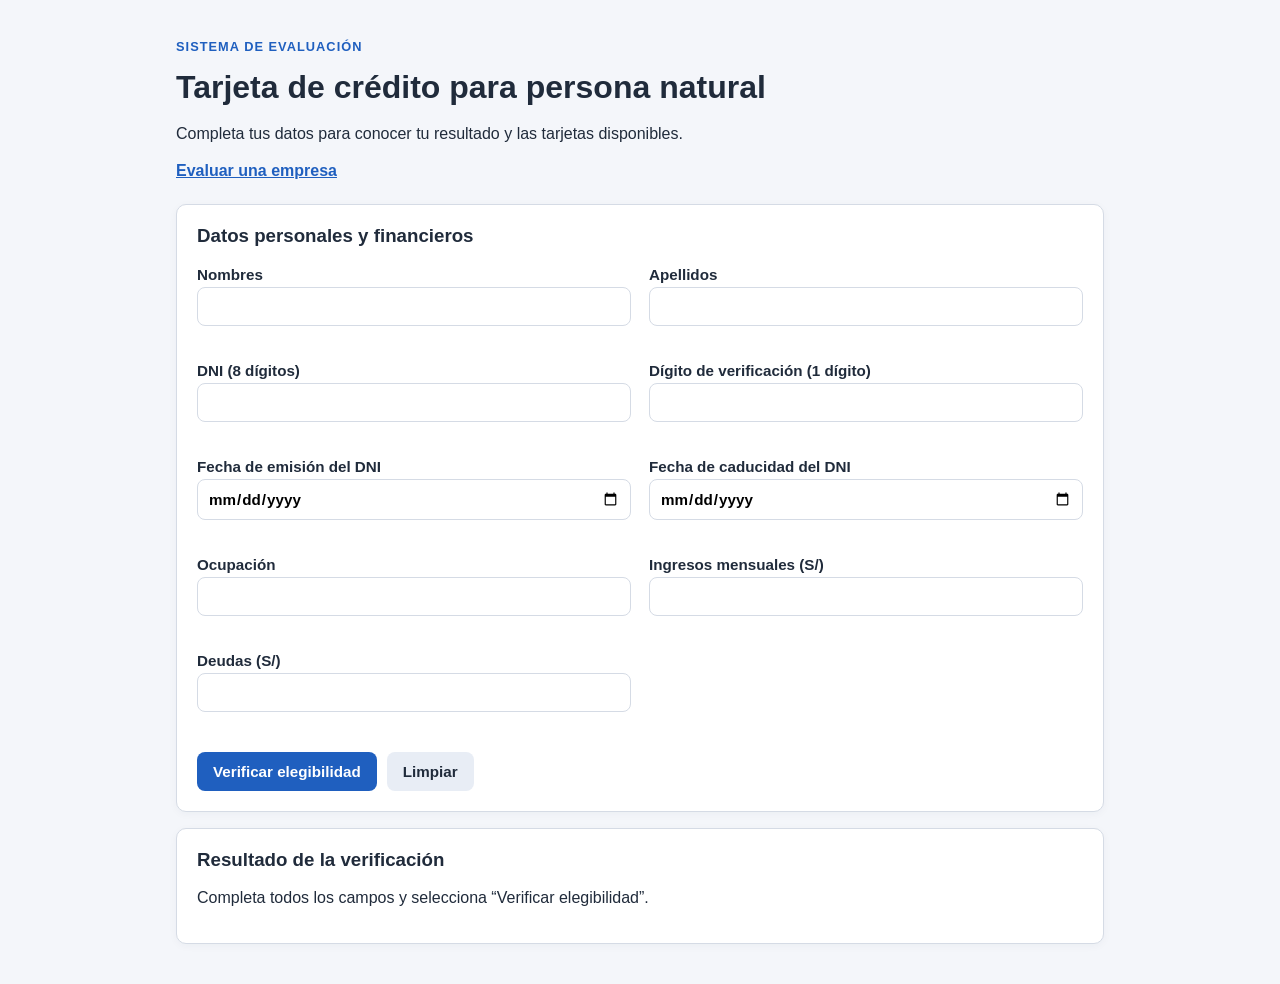
<file: app1/index.html>
<!DOCTYPE html>
<html lang="es">
<head>
    <meta charset="UTF-8">
    <meta name="viewport" content="width=device-width, initial-scale=1.0">
    <title>Tarjetas de crédito | Persona natural</title>
    <link rel="stylesheet" href="../estilos.css">
</head>
<body>
    <div id="app" class="contenedor"></div>
    <script src="../componentes/boton.js"></script>
    <script src="../componentes/tarjeta.js"></script>
    <script src="../componentes/campo.js"></script>
    <script src="/app1/app.js"></script>
</body>
</html>
</file>
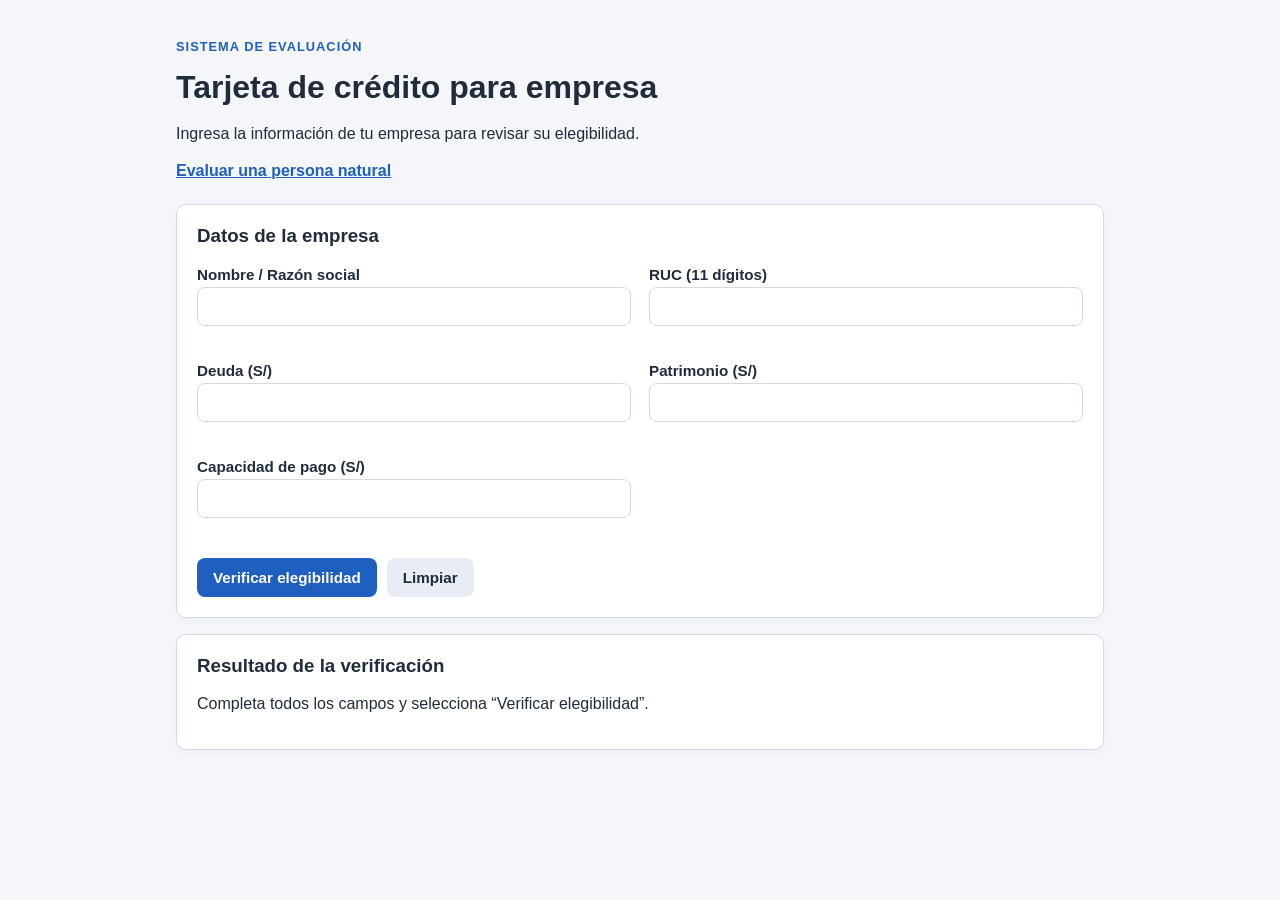
<file: app2/index.html>
<!DOCTYPE html>
<html lang="es">
<head>
    <meta charset="UTF-8">
    <meta name="viewport" content="width=device-width, initial-scale=1.0">
    <title>Tarjetas de crédito | Empresa</title>
    <link rel="stylesheet" href="../estilos.css">
</head>
<body>
    <div id="app" class="contenedor"></div>
    <script src="../componentes/boton.js"></script>
    <script src="../componentes/tarjeta.js"></script>
    <script src="../componentes/campo.js"></script>
    <script src="app.js"></script>
</body>
</html>
</file>
<file: estilos.css>
:root {
    --azul: #1f5fbf;
    --azul-oscuro: #17488f;
    --rojo: #c0392b;
    --verde: #1d7a46;
    --texto: #202b3b;
    --borde: #d5dbe5;
}

* {
    box-sizing: border-box;
}

body {
    margin: 0;
    color: var(--texto);
    font-family: Arial, sans-serif;
    background: #f4f6fa;
}

.contenedor {
    max-width: 960px;
    margin: 0 auto;
    padding: 24px 16px;
}

.encabezado {
    margin-bottom: 24px;
}

.encabezado h1 {
    margin: 6px 0 10px;
}

.encabezado p {
    line-height: 1.5;
}

.etiqueta {
    color: var(--azul);
    font-size: 0.8rem;
    font-weight: bold;
    letter-spacing: 0.08em;
    text-transform: uppercase;
}

nav a {
    color: var(--azul);
    font-weight: bold;
}

.boton {
    background: var(--azul);
    color: #fff;
    border: 0;
    border-radius: 8px;
    padding: 11px 16px;
    font-size: 0.95rem;
    font-weight: bold;
    cursor: pointer;
}

.boton:hover {
    background: var(--azul-oscuro);
}

.boton.secundario {
    background: #e8edf5;
    color: var(--texto);
}

.boton.secundario:hover {
    background: #d9e1ed;
}

.boton.peligro {
    background: var(--rojo);
}

.tarjeta {
    background: #fff;
    border: 1px solid var(--borde);
    border-radius: 10px;
    padding: 20px;
    margin-bottom: 16px;
    box-shadow: 0 2px 8px rgb(25 42 70 / 4%);
}

.tarjeta h3 {
    margin-top: 0;
}

.campo {
    display: block;
    margin-bottom: 12px;
    font-weight: bold;
    font-size: 0.95rem;
}

.campo input {
    display: block;
    width: 100%;
    padding: 10px;
    margin-top: 4px;
    border: 1px solid var(--borde);
    border-radius: 8px;
    font: inherit;
}

.campo input:focus {
    outline: 2px solid #9ab9ec;
    border-color: var(--azul);
}

.error {
    display: block;
    min-height: 16px;
    margin-top: 4px;
    color: var(--rojo);
    font-size: 0.82rem;
    font-weight: normal;
}

.rejilla {
    display: grid;
    grid-template-columns: repeat(2, minmax(0, 1fr));
    gap: 4px 18px;
}

.acciones {
    display: flex;
    flex-wrap: wrap;
    gap: 10px;
    margin-top: 8px;
}

.estado {
    font-size: 1.4rem;
    font-weight: bold;
}

.estado-apto {
    color: var(--verde);
}

.estado-no-apto {
    color: var(--rojo);
}

#resultado ul {
    margin-bottom: 0;
    padding-left: 22px;
    line-height: 1.6;
}

.umbral {
    color: #4b5c72;
    font-size: 0.9rem;
}

@media (max-width: 620px) {
    .contenedor {
        padding: 18px 12px;
    }

    .rejilla {
        grid-template-columns: 1fr;
    }

    .tarjeta {
        padding: 16px;
    }
}
</file>
